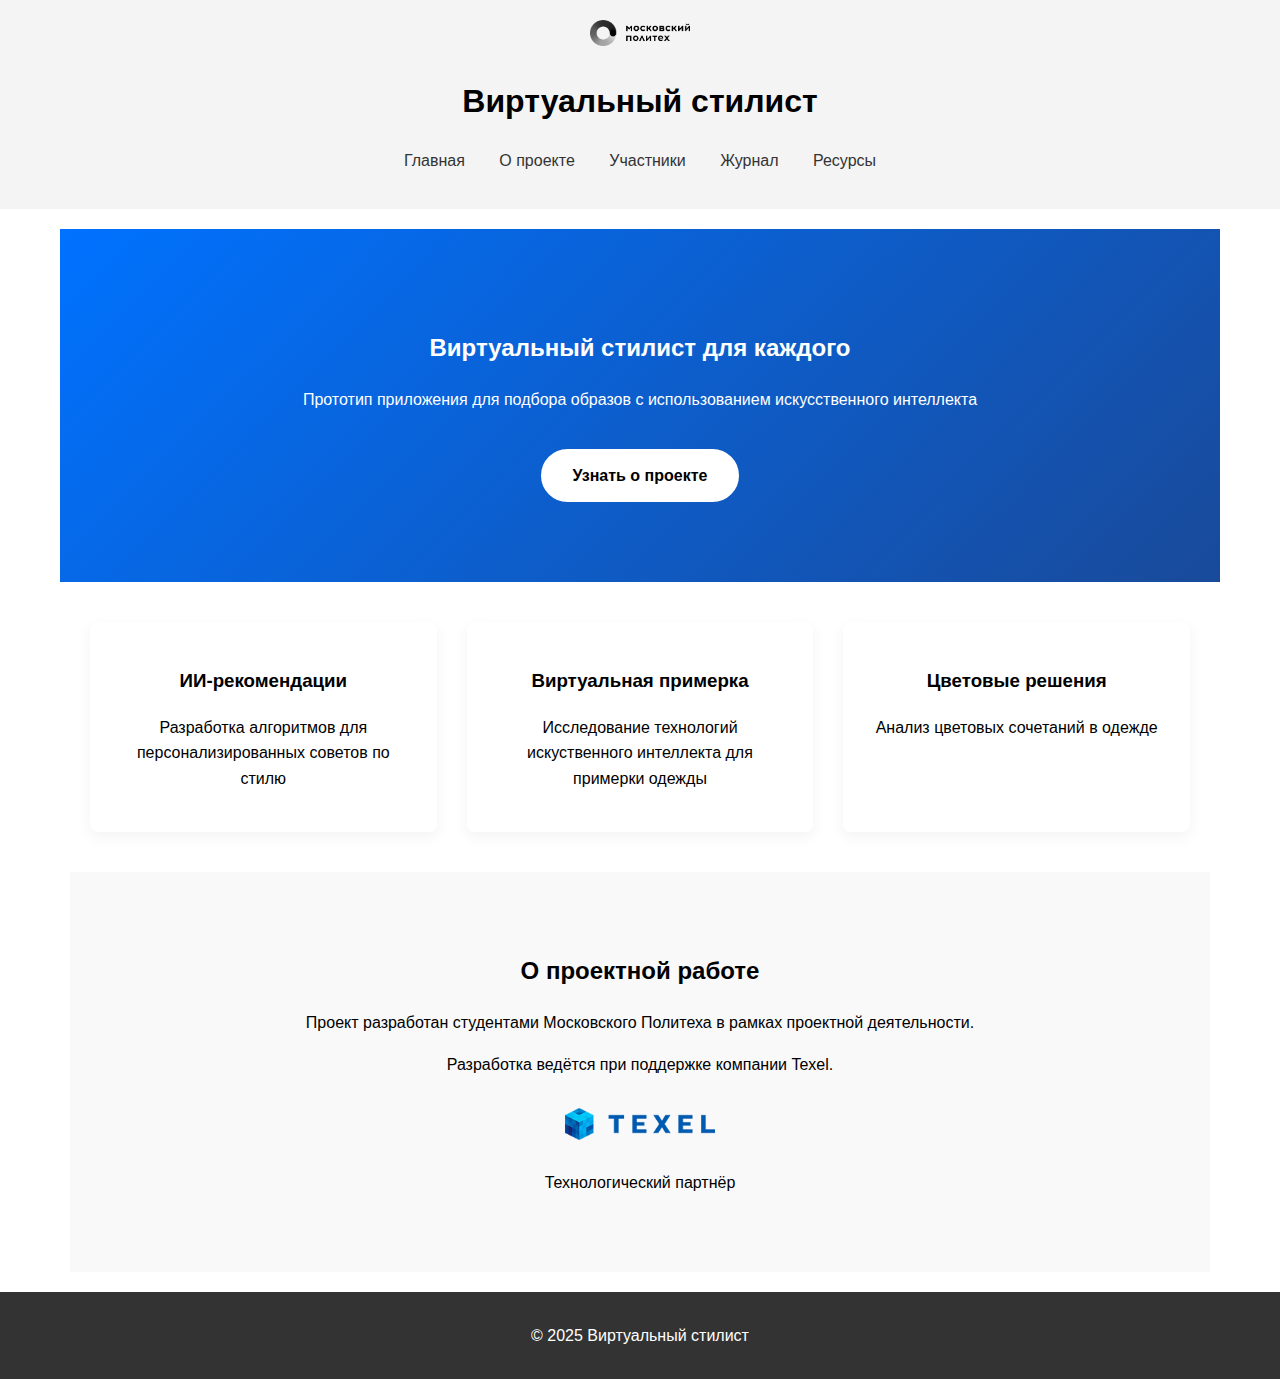
<file: site/index.html>
<!DOCTYPE html>
<html lang="ru">
<head>
    <meta charset="UTF-8">
    <meta name="viewport" content="width=device-width, initial-scale=1.0">
    <title>Главная | Виртуальный стилист</title>
    <link rel="stylesheet" href="css/style.css">
    <style>
        .hero {
            background: linear-gradient(135deg, #0072ff 0%, #194a9a 100%);
            color: white;
            padding: 80px 20px;
            text-align: center;
            margin-bottom: 40px;
        }
        .features {
            display: grid;
            grid-template-columns: repeat(auto-fit, minmax(300px, 1fr));
            gap: 30px;
            max-width: 1100px;
            margin: 0 auto;
            padding: 0 20px;
        }
        .feature-card {
            background: white;
            border-radius: 8px;
            padding: 25px;
            box-shadow: 0 5px 15px rgba(0,0,0,0.05);
            transition: transform 0.3s ease;
        }
        .feature-card:hover {
            transform: translateY(-10px);
        }
        .project-info {
            text-align: center;
            padding: 60px 20px;
            background-color: #f9f9f9;
            margin-top: 40px;
            max-width: 1100px;
            margin-left: auto;
            margin-right: auto;
        }
        .btn {
            display: inline-block;
            background: white;
            color: #000;
            padding: 12px 30px;
            border-radius: 50px;
            text-decoration: none;
            font-weight: bold;
            margin-top: 20px;
            transition: all 0.3s ease;
            border: 2px solid white;
        }
        .btn:hover {
            background: transparent;
            color: white;
            transform: translateY(-3px);
            box-shadow: 0 10px 20px rgba(0,0,0,0.1);
        }
        .partner-logo {
            max-width: 150px;
            margin: 30px auto;
            display: block;
        }
    </style>
</head>
<body>
    <header>
        <img src="images/logo.png" alt="Логотип" width="100">
        <h1>Виртуальный стилист</h1>
        <nav>
            <a href="index.html">Главная</a>
            <a href="about.html">О проекте</a>
            <a href="team.html">Участники</a>
            <a href="journal.html">Журнал</a>
            <a href="resources.html">Ресурсы</a>
        </nav>
    </header>

    <main>
        <section class="hero">
            <h2>Виртуальный стилист для каждого</h2>
            <p>Прототип приложения для подбора образов с использованием искусственного интеллекта</p>
            <a href="about.html" class="btn">Узнать о проекте</a>
        </section>

        <section id="features">
            <div class="features">
                <div class="feature-card">
                    <h3>ИИ-рекомендации</h3>
                    <p>Разработка алгоритмов для персонализированных советов по стилю</p>
                </div>
                <div class="feature-card">
                    <h3>Виртуальная примерка</h3>
                    <p>Исследование технологий искуственного интеллекта для примерки одежды</p>
                </div>
                <div class="feature-card">
                    <h3>Цветовые решения</h3>
                    <p>Анализ цветовых сочетаний в одежде</p>
                </div>
            </div>
        </section>

        <section class="project-info">
            <h2>О проектной работе</h2>
            <p>Проект разработан студентами Московского Политеха в рамках проектной деятельности.</p>
            <p>Разработка ведётся при поддержке компании Texel.</p>
            <div>
                <img src="images/texel-logo.png" alt="Логотип Texel" class="partner-logo">
                <p>Технологический партнёр</p>
            </div>
        </section>
    </main>

    <footer>
        <p>© 2025 Виртуальный стилист</a></p>
    </footer>
</body>
</html>
</file>
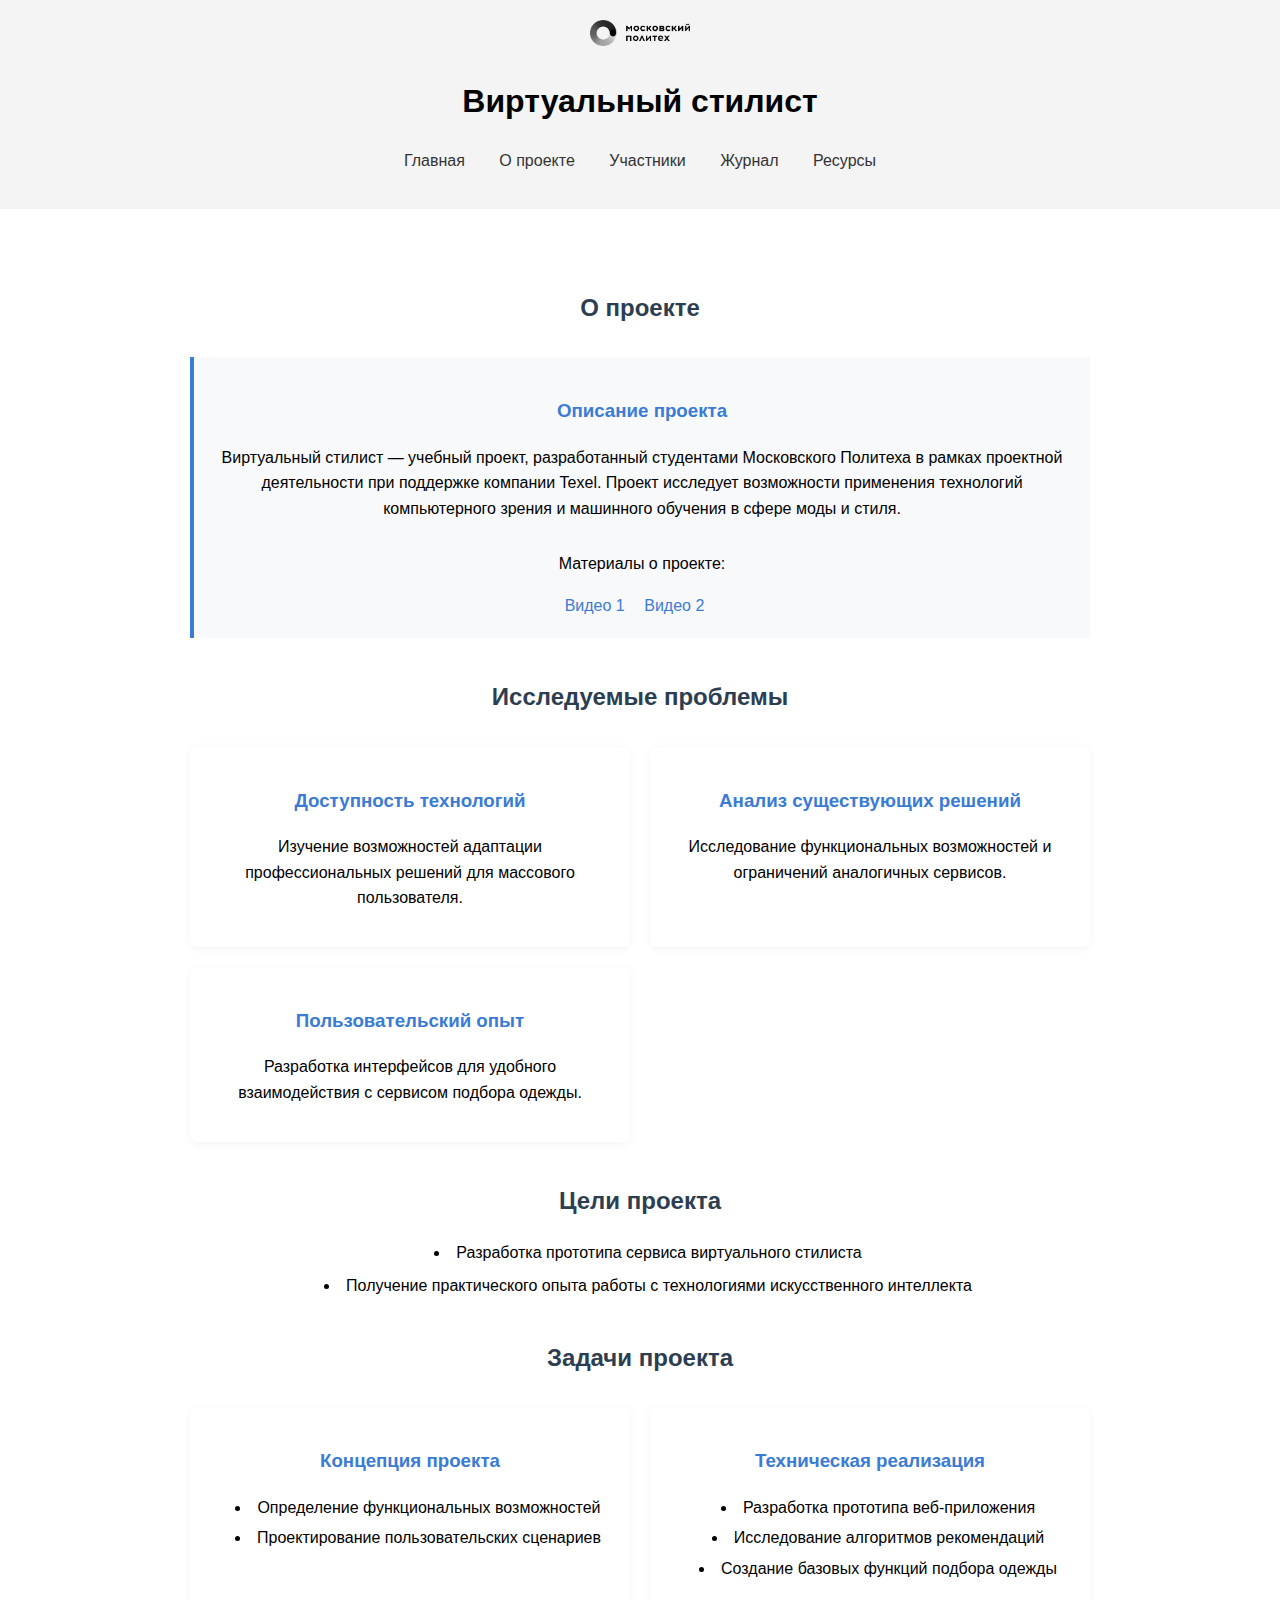
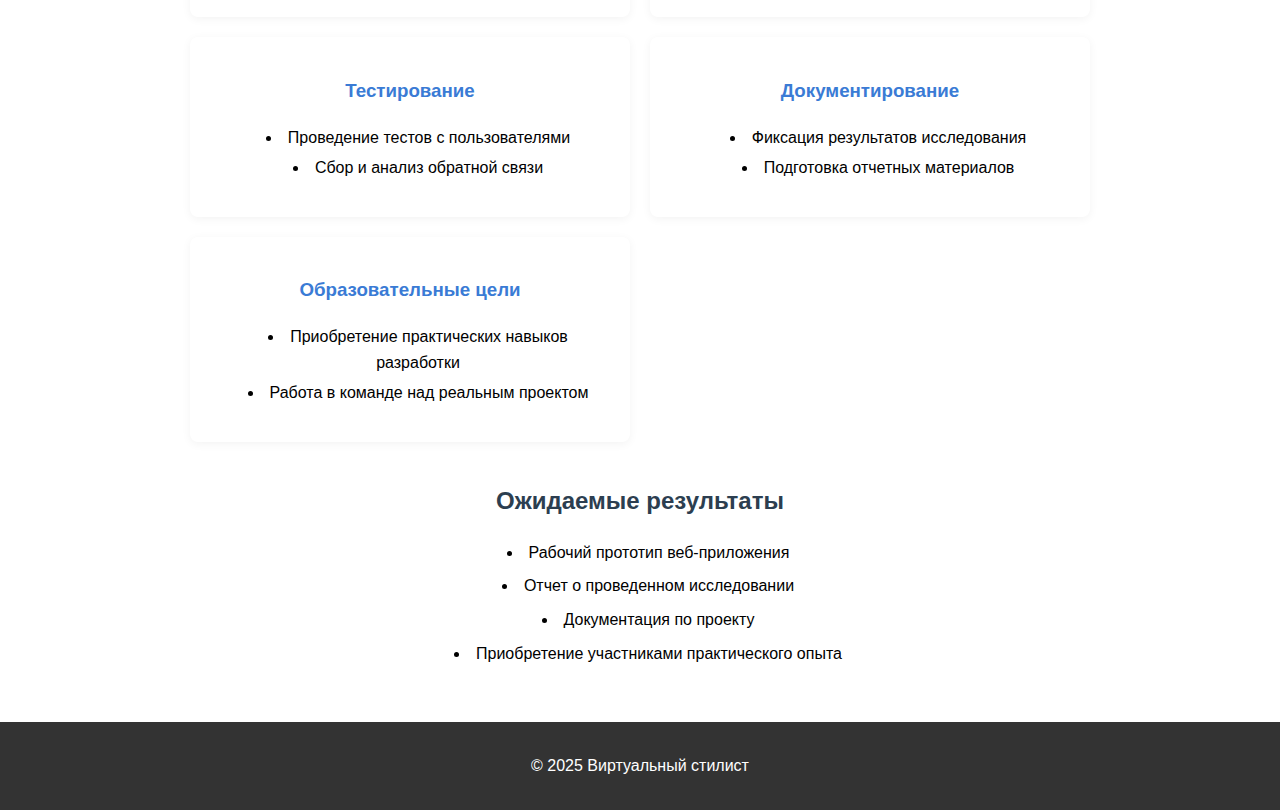
<file: site/about.html>
<!DOCTYPE html>
<html lang="ru">
<head>
    <meta charset="UTF-8">
    <meta name="viewport" content="width=device-width, initial-scale=1.0">
    <title>О проекте | Виртуальный стилист</title>
    <link rel="stylesheet" href="css/style.css">
    <style>
        .about-section {
            max-width: 900px;
            margin: 0 auto;
            padding: 20px;
        }
        .highlight-box {
            background-color: #f8f9fa;
            border-left: 4px solid #3a7bd5;
            padding: 20px;
            margin: 30px 0;
        }
        .feature-list {
            display: grid;
            grid-template-columns: repeat(auto-fit, minmax(300px, 1fr));
            gap: 20px;
            margin: 30px 0;
        }
        .feature-card {
            background: white;
            border-radius: 8px;
            padding: 20px;
            box-shadow: 0 2px 10px rgba(0,0,0,0.05);
        }
        .video-links {
            margin-top: 30px;
        }
        .video-links a {
            display: inline-block;
            margin-right: 15px;
            color: #3a7bd5;
            text-decoration: none;
            font-weight: 500;
        }
        h2 {
            color: #2c3e50;
            margin-top: 40px;
        }
        h3 {
            color: #3a7bd5;
        }
        ul.goals-list, ul.results-list {
            padding-left: 1em;
        }
        ul.goals-list li, ul.results-list li {
            list-style-position: inside;
            padding-left: 0;
            margin-bottom: 0.5em;
        }
        .feature-card ul {
            padding-left: 1em;
        }
        .feature-card li {
            list-style-position: inside;
            padding-left: 0;
            margin-bottom: 0.3em;
        }
    </style>
</head>
<body>
    <header>
        <img src="images/logo.png" alt="Логотип" width="100">
        <h1>Виртуальный стилист</h1>
        <nav>
            <a href="index.html">Главная</a>
            <a href="about.html">О проекте</a>
            <a href="team.html">Участники</a>
            <a href="journal.html">Журнал</a>
            <a href="resources.html">Ресурсы</a>
        </nav>
    </header>

    <main>
        <section class="about-section">
            <h2>О проекте</h2>
            
            <div class="highlight-box">
                <h3>Описание проекта</h3>
                <p>Виртуальный стилист — учебный проект, разработанный студентами Московского Политеха в рамках проектной деятельности при поддержке компании Texel. Проект исследует возможности применения технологий компьютерного зрения и машинного обучения в сфере моды и стиля.</p>
                
                <div class="video-links">
                    <p>Материалы о проекте:</p>
                    <a href="https://t.me/texelgraphics/6" target="_blank">Видео 1</a>
                    <a href="https://t.me/texelgraphics/23" target="_blank">Видео 2</a>
                </div>
            </div>

            <h2>Исследуемые проблемы</h2>
            <div class="feature-list">
                <div class="feature-card">
                    <h3>Доступность технологий</h3>
                    <p>Изучение возможностей адаптации профессиональных решений для массового пользователя.</p>
                </div>
                <div class="feature-card">
                    <h3>Анализ существующих решений</h3>
                    <p>Исследование функциональных возможностей и ограничений аналогичных сервисов.</p>
                </div>
                <div class="feature-card">
                    <h3>Пользовательский опыт</h3>
                    <p>Разработка интерфейсов для удобного взаимодействия с сервисом подбора одежды.</p>
                </div>
            </div>

            <h2>Цели проекта</h2>
            <ul class="goals-list">
                <li>Разработка прототипа сервиса виртуального стилиста</li>
                <li>Получение практического опыта работы с технологиями искусственного интеллекта</li>
            </ul>

            <h2>Задачи проекта</h2>
            <div class="feature-list">
                <div class="feature-card">
                    <h3>Концепция проекта</h3>
                    <ul>
                        <li>Определение функциональных возможностей</li>
                        <li>Проектирование пользовательских сценариев</li>
                    </ul>
                </div>
                <div class="feature-card">
                    <h3>Техническая реализация</h3>
                    <ul>
                        <li>Разработка прототипа веб-приложения</li>
                        <li>Исследование алгоритмов рекомендаций</li>
                        <li>Создание базовых функций подбора одежды</li>
                    </ul>
                </div>
                <div class="feature-card">
                    <h3>Тестирование</h3>
                    <ul>
                        <li>Проведение тестов с пользователями</li>
                        <li>Сбор и анализ обратной связи</li>
                    </ul>
                </div>
                <div class="feature-card">
                    <h3>Документирование</h3>
                    <ul>
                        <li>Фиксация результатов исследования</li>
                        <li>Подготовка отчетных материалов</li>
                    </ul>
                </div>
                <div class="feature-card">
                    <h3>Образовательные цели</h3>
                    <ul>
                        <li>Приобретение практических навыков разработки</li>
                        <li>Работа в команде над реальным проектом</li>
                    </ul>
                </div>
            </div>

            <h2>Ожидаемые результаты</h2>
            <ul class="results-list">
                <li>Рабочий прототип веб-приложения</li>
                <li>Отчет о проведенном исследовании</li>
                <li>Документация по проекту</li>
                <li>Приобретение участниками практического опыта</li>
            </ul>
        </section>
    </main>

    <footer>
        <p>© 2025 Виртуальный стилист</a></p>
    </footer>
</body>
</html>
</file>
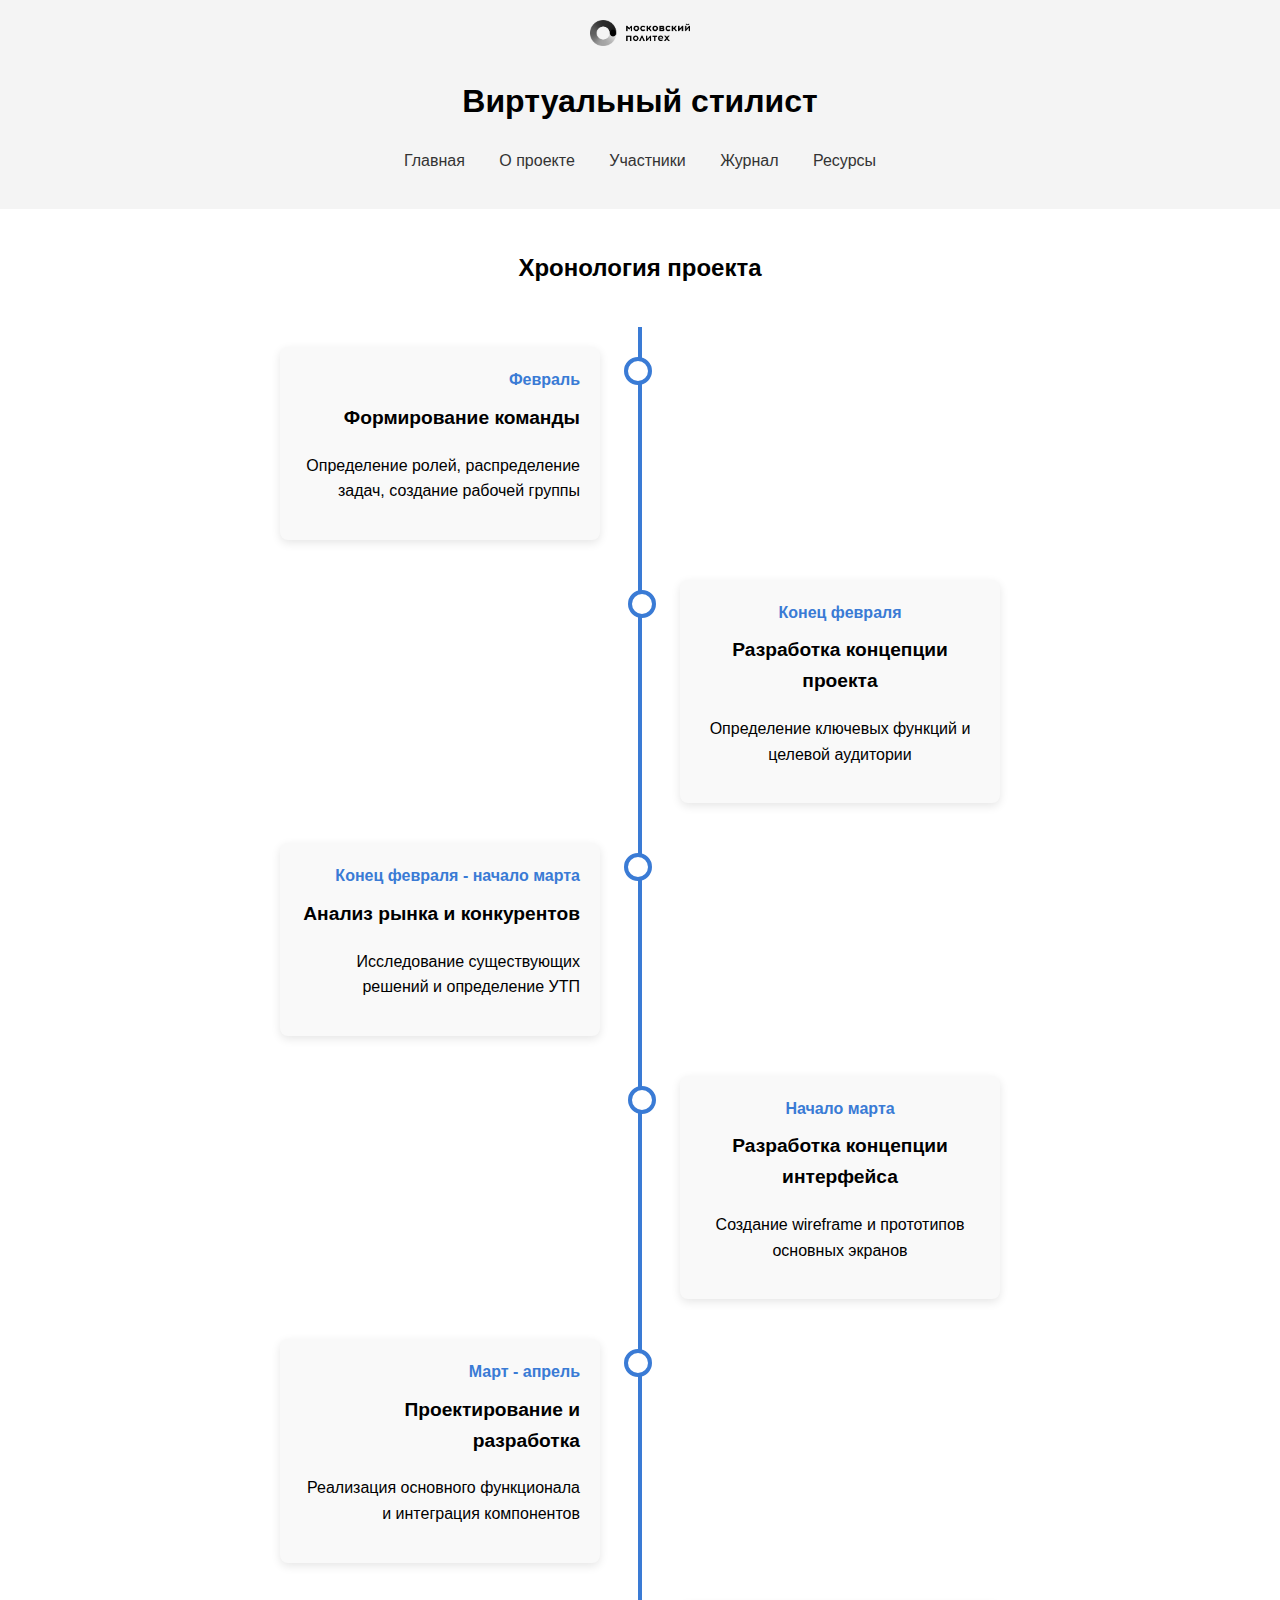
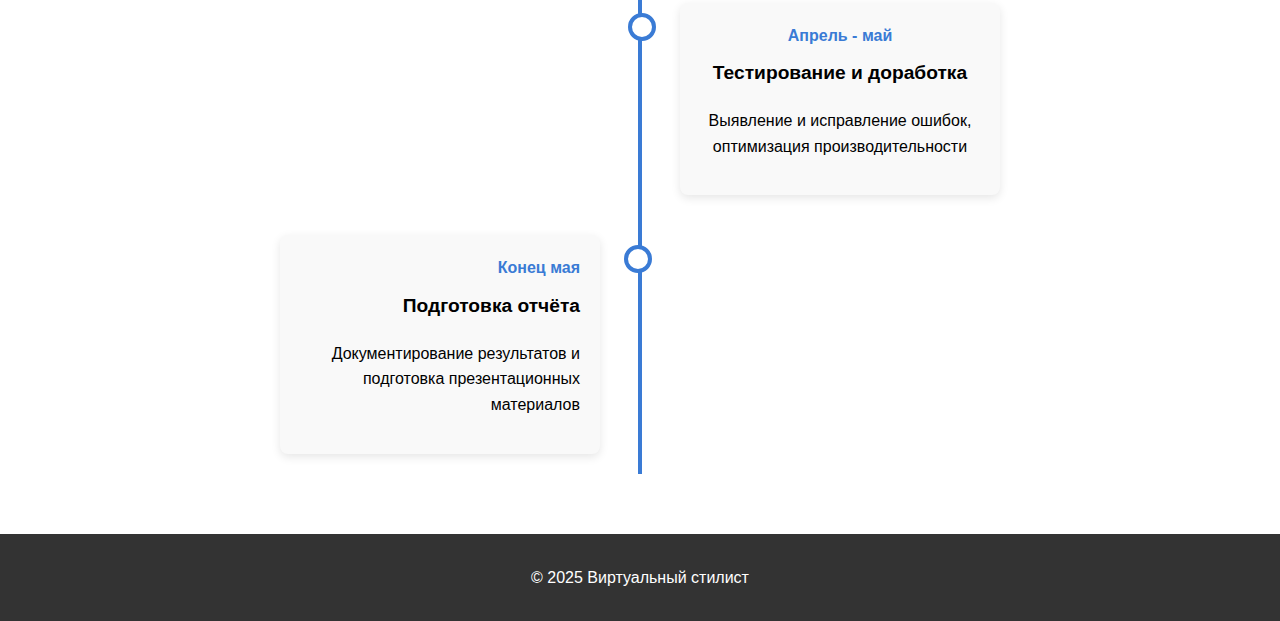
<file: site/journal.html>
<!DOCTYPE html>
<html lang="ru">
<head>
    <meta charset="UTF-8">
    <meta name="viewport" content="width=device-width, initial-scale=1.0">
    <title>Журнал проекта | Виртуальный стилист</title>
    <link rel="stylesheet" href="css/style.css">
    <style>
        .timeline {
            position: relative;
            max-width: 800px;
            margin: 40px auto;
            padding: 0 20px;
        }
        .timeline::before {
            content: '';
            position: absolute;
            width: 4px;
            background: #3a7bd5;
            top: 0;
            bottom: 0;
            left: 50%;
            margin-left: -2px;
        }
        .timeline-item {
            padding: 20px 40px;
            position: relative;
            width: 50%;
            box-sizing: border-box;
        }
        .timeline-item:nth-child(odd) {
            left: 0;
            text-align: right;
        }
        .timeline-item:nth-child(even) {
            left: 50%;
        }
        .timeline-content {
            padding: 20px;
            background: #f9f9f9;
            border-radius: 8px;
            box-shadow: 0 3px 10px rgba(0,0,0,0.1);
        }
        .timeline-date {
            font-weight: bold;
            color: #3a7bd5;
            margin-bottom: 10px;
        }
        .timeline-title {
            font-size: 1.2em;
            margin-top: 0;
        }
        .timeline-item::after {
            content: '';
            position: absolute;
            width: 20px;
            height: 20px;
            background: #fff;
            border: 4px solid #3a7bd5;
            border-radius: 50%;
            top: 30px;
        }
        .timeline-item:nth-child(odd)::after {
            right: -12px;
        }
        .timeline-item:nth-child(even)::after {
            left: -12px;
        }
    </style>
</head>
<body>
    <header>
        <img src="images/logo.png" alt="Логотип" width="100">
        <h1>Виртуальный стилист</h1>
        <nav>
            <a href="index.html">Главная</a>
            <a href="about.html">О проекте</a>
            <a href="team.html">Участники</a>
            <a href="journal.html">Журнал</a>
            <a href="resources.html">Ресурсы</a>
        </nav>
    </header>

    <main>
        <section>
            <h2>Хронология проекта</h2>
            
            <div class="timeline">
                <!-- Этап 1 -->
                <div class="timeline-item">
                    <div class="timeline-content">
                        <div class="timeline-date">Февраль</div>
                        <h3 class="timeline-title">Формирование команды</h3>
                        <p>Определение ролей, распределение задач, создание рабочей группы</p>
                    </div>
                </div>
                
                <!-- Этап 2 -->
                <div class="timeline-item">
                    <div class="timeline-content">
                        <div class="timeline-date">Конец февраля</div>
                        <h3 class="timeline-title">Разработка концепции проекта</h3>
                        <p>Определение ключевых функций и целевой аудитории</p>
                    </div>
                </div>
                
                <!-- Этап 3 -->
                <div class="timeline-item">
                    <div class="timeline-content">
                        <div class="timeline-date">Конец февраля - начало марта</div>
                        <h3 class="timeline-title">Анализ рынка и конкурентов</h3>
                        <p>Исследование существующих решений и определение УТП</p>
                    </div>
                </div>
                
                <!-- Этап 4 -->
                <div class="timeline-item">
                    <div class="timeline-content">
                        <div class="timeline-date">Начало марта</div>
                        <h3 class="timeline-title">Разработка концепции интерфейса</h3>
                        <p>Создание wireframe и прототипов основных экранов</p>
                    </div>
                </div>
                
                <!-- Этап 5 -->
                <div class="timeline-item">
                    <div class="timeline-content">
                        <div class="timeline-date">Март - апрель</div>
                        <h3 class="timeline-title">Проектирование и разработка</h3>
                        <p>Реализация основного функционала и интеграция компонентов</p>
                    </div>
                </div>
                
                <!-- Этап 6 -->
                <div class="timeline-item">
                    <div class="timeline-content">
                        <div class="timeline-date">Апрель - май</div>
                        <h3 class="timeline-title">Тестирование и доработка</h3>
                        <p>Выявление и исправление ошибок, оптимизация производительности</p>
                    </div>
                </div>
                
                <!-- Этап 7 -->
                <div class="timeline-item">
                    <div class="timeline-content">
                        <div class="timeline-date">Конец мая</div>
                        <h3 class="timeline-title">Подготовка отчёта</h3>
                        <p>Документирование результатов и подготовка презентационных материалов</p>
                    </div>
                </div>
            </div>
        </section>
    </main>

    <footer>
        <p>© 2025 Виртуальный стилист</p>
    </footer>
</body>
</html>
</file>
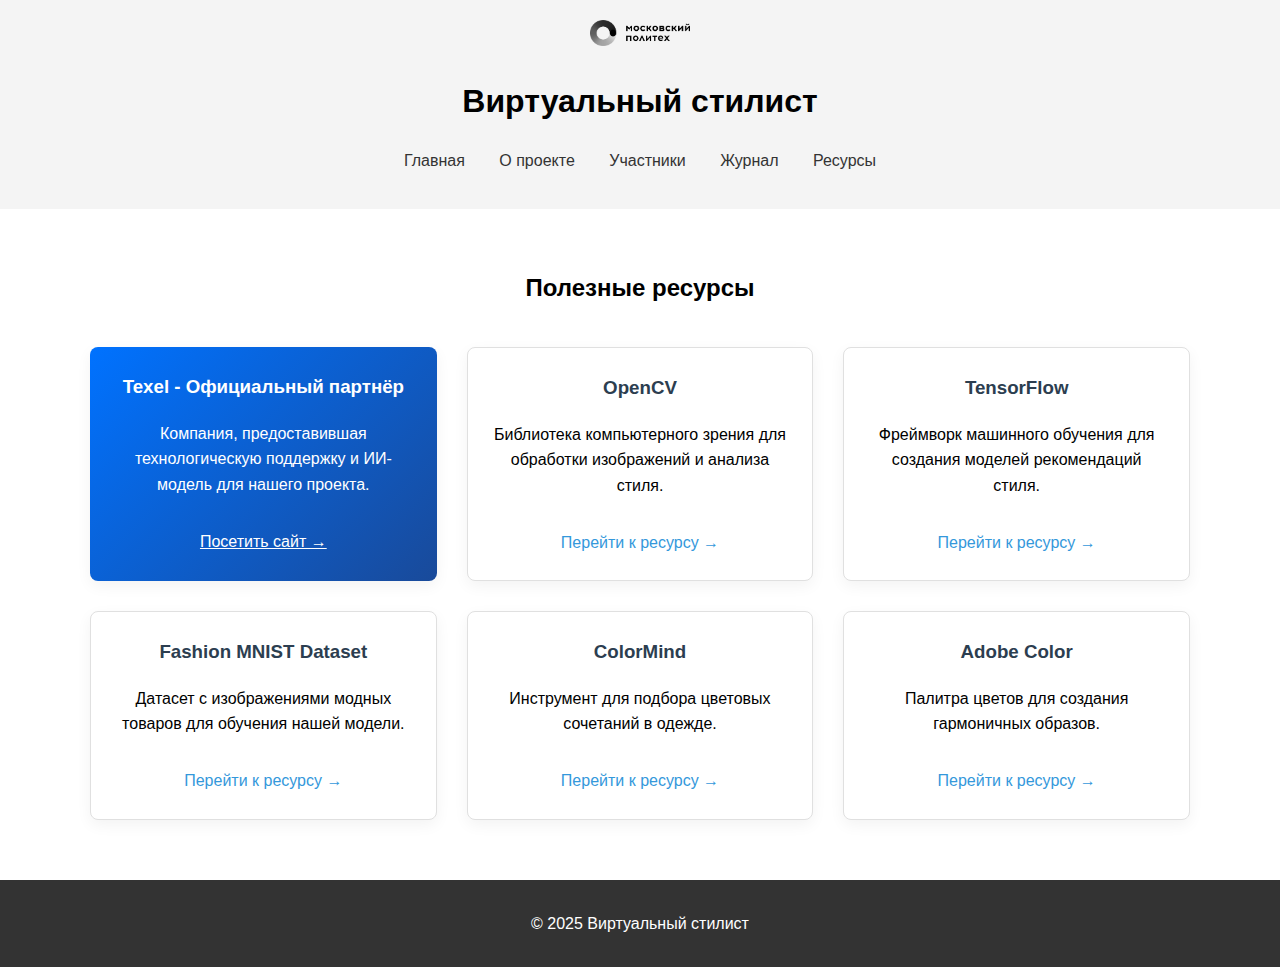
<file: site/resources.html>
<!DOCTYPE html>
<html lang="ru">
<head>
    <meta charset="UTF-8">
    <meta name="viewport" content="width=device-width, initial-scale=1.0">
    <title>Ресурсы | Виртуальный стилист</title>
    <link rel="stylesheet" href="css/style.css">
    <style>
        .resources-section {
            max-width: 1100px;
            margin: 40px auto;
            padding: 0 20px;
        }
        .resources-grid {
            display: grid;
            grid-template-columns: repeat(auto-fill, minmax(300px, 1fr));
            gap: 30px;
            margin: 40px 0;
        }
        .resource-card {
            background: white;
            border-radius: 8px;
            padding: 25px;
            box-shadow: 0 5px 15px rgba(0,0,0,0.05);
            transition: transform 0.3s ease;
            border: 1px solid #e0e0e0;
        }
        .resource-card:hover {
            transform: translateY(-5px);
            box-shadow: 0 10px 25px rgba(0,0,0,0.1);
        }
        .partner-card {
            background: linear-gradient(135deg, #0072ff 0%, #194a9a 100%);
            color: white;
            border: none;
        }
        .resource-card h3 {
            margin-top: 0;
            color: #2c3e50;
        }
        .partner-card h3 {
            color: white;
        }
        .resource-link {
            display: inline-block;
            margin-top: 15px;
            color: #3498db;
            text-decoration: none;
            font-weight: 500;
            transition: color 0.3s ease;
        }
        .partner-card .resource-link {
            color: white;
            text-decoration: underline;
        }
        .resource-link:hover {
            color: #1a6fb3;
        }
    </style>
</head>
<body>
    <header>
        <img src="images/logo.png" alt="Логотип" width="100">
        <h1>Виртуальный стилист</h1>
        <nav>
            <a href="index.html">Главная</a>
            <a href="about.html">О проекте</a>
            <a href="team.html">Участники</a>
            <a href="journal.html">Журнал</a>
            <a href="resources.html">Ресурсы</a>
        </nav>
    </header>

    <main>
        <section class="resources-section">
            <h2>Полезные ресурсы</h2>
            
            <div class="resources-grid">
                <!-- Карточка партнера -->
                <div class="resource-card partner-card">
                    <h3>Texel - Официальный партнёр</h3>
                    <p>Компания, предоставившая технологическую поддержку и ИИ-модель для нашего проекта.</p>
                    <a href="https://texel.ru" target="_blank" class="resource-link">Посетить сайт →</a>
                </div>

                <!-- Технические ресурсы -->
                <div class="resource-card">
                    <h3>OpenCV</h3>
                    <p>Библиотека компьютерного зрения для обработки изображений и анализа стиля.</p>
                    <a href="https://opencv.org" target="_blank" class="resource-link">Перейти к ресурсу →</a>
                </div>

                <div class="resource-card">
                    <h3>TensorFlow</h3>
                    <p>Фреймворк машинного обучения для создания моделей рекомендаций стиля.</p>
                    <a href="https://www.tensorflow.org" target="_blank" class="resource-link">Перейти к ресурсу →</a>
                </div>

                <!-- Образовательные материалы -->
                <div class="resource-card">
                    <h3>Fashion MNIST Dataset</h3>
                    <p>Датасет с изображениями модных товаров для обучения нашей модели.</p>
                    <a href="https://github.com/zalandoresearch/fashion-mnist" target="_blank" class="resource-link">Перейти к ресурсу →</a>
                </div>

                <div class="resource-card">
                    <h3>ColorMind</h3>
                    <p>Инструмент для подбора цветовых сочетаний в одежде.</p>
                    <a href="http://colormind.io" target="_blank" class="resource-link">Перейти к ресурсу →</a>
                </div>

                <div class="resource-card">
                    <h3>Adobe Color</h3>
                    <p>Палитра цветов для создания гармоничных образов.</p>
                    <a href="https://color.adobe.com" target="_blank" class="resource-link">Перейти к ресурсу →</a>
                </div>
            </div>
        </section>
    </main>

    <footer>
        <p>© 2025 Виртуальный стилист</a></p>
    </footer>
</body>
</html>
</file>
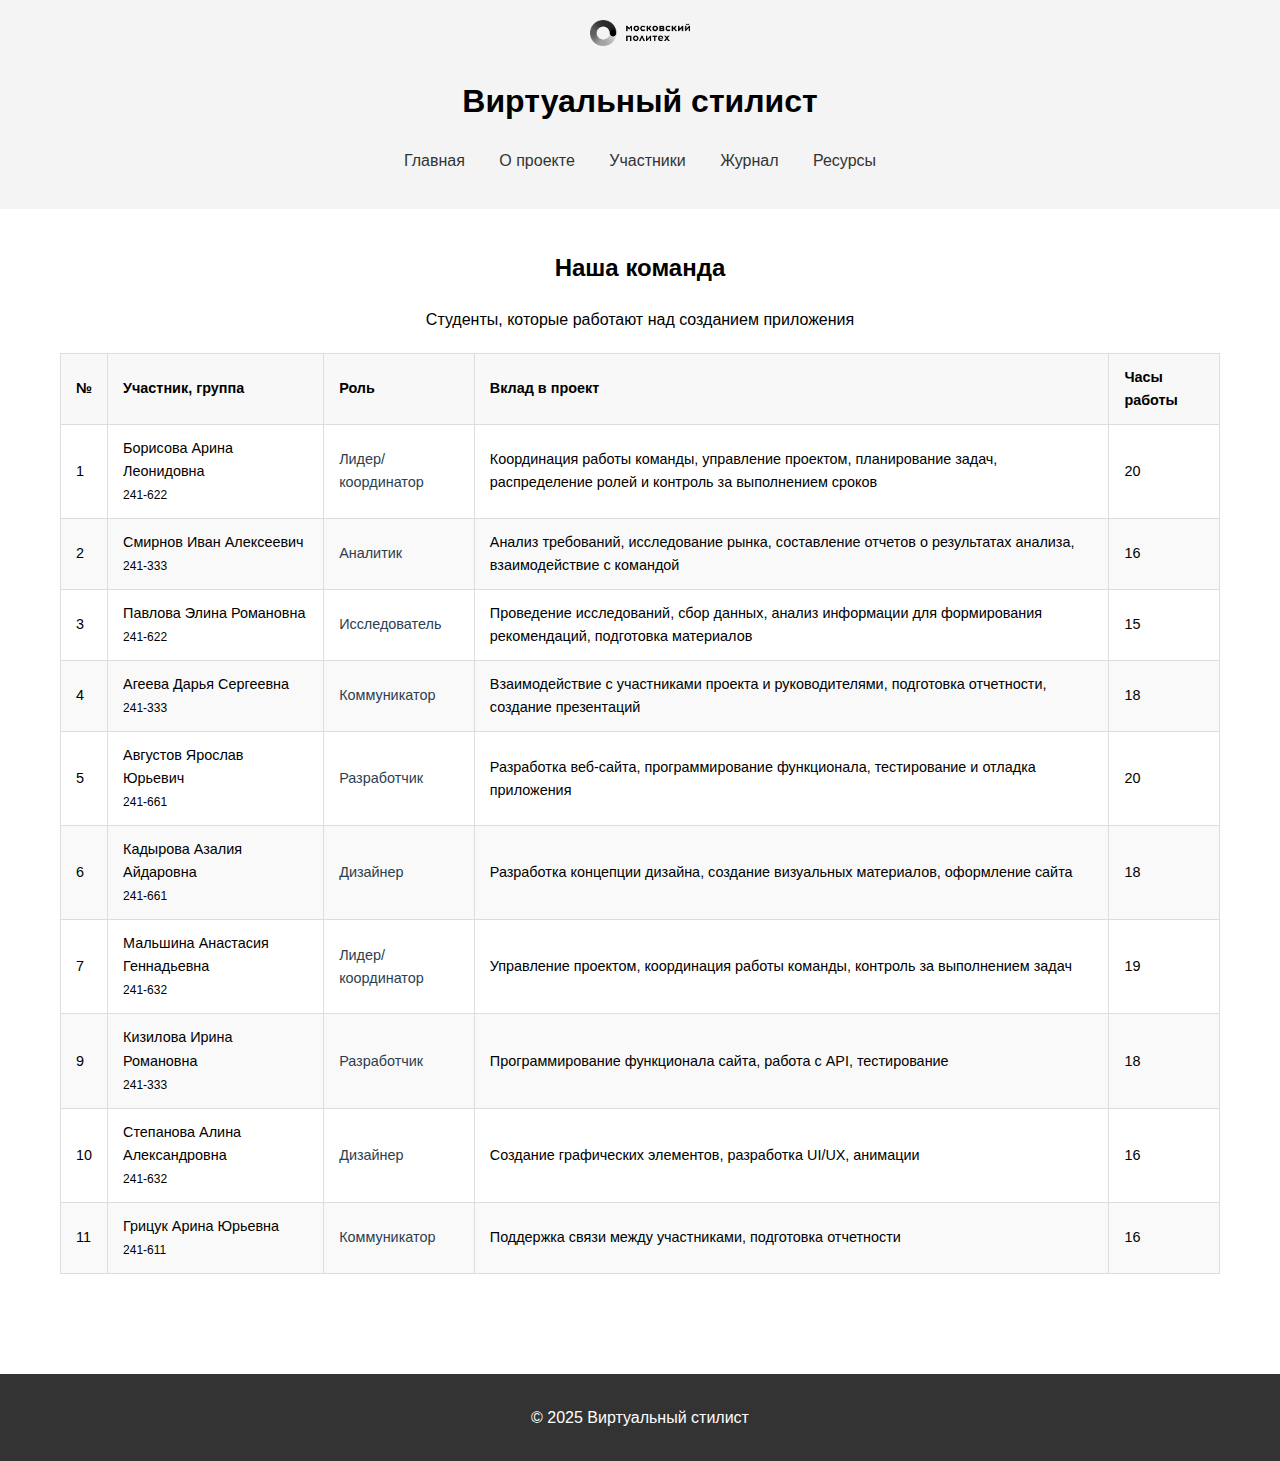
<file: site/team.html>
<!DOCTYPE html>
<html lang="ru">
<head>
    <meta charset="UTF-8">
    <meta name="viewport" content="width=device-width, initial-scale=1.0">
    <title>Участники | Виртуальный стилист</title>
    <link rel="stylesheet" href="css/style.css">
    <style>
        /* Основные стили таблицы */
        table {
            width: 100%;
            border-collapse: collapse;
            margin: 20px 0 60px; /* Добавлен отступ снизу 60px */
            font-size: 0.9em;
        }
        th, td {
            border: 1px solid #ddd;
            padding: 12px 15px;
            text-align: left;
        }
        th {
            background-color: #f8f8f8;
            font-weight: bold;
        }
        tr:nth-child(even) {
            background-color: #f9f9f9;
        }
        tr:hover {
            background-color: #f1f1f1;
        }
        .role {
            font-weight: 500;
            color: #2c3e50;
        }

        /* Дополнительные отступы */
        main {
            padding-bottom: 40px; /* Запас для футера */
            min-height: calc(100vh - 200px); /* Минимальная высота контента */
        }
    </style>
</head>
<body>
    <header>
        <img src="images/logo.png" alt="Логотип" width="100">
        <h1>Виртуальный стилист</h1>
        <nav>
            <a href="index.html">Главная</a>
            <a href="about.html">О проекте</a>
            <a href="team.html">Участники</a>
            <a href="journal.html">Журнал</a>
            <a href="resources.html">Ресурсы</a>
        </nav>
    </header>

    <main>
        <section>
            <h2>Наша команда</h2>
            <p>Студенты, которые работают над созданием приложения</p>
            
            <table>
                 <thead>
                    <tr>
                        <th>№</th>
                        <th>Участник, группа</th>
                        <th>Роль</th>
                        <th>Вклад в проект</th>
                        <th>Часы работы</th>
                    </tr>
                </thead>
                <tbody>
                    <tr>
                        <td>1</td>
                        <td>Борисова Арина Леонидовна<br><small>241-622</small></td>
                        <td><span class="role">Лидер/координатор</span></td>
                        <td>Координация работы команды, управление проектом, планирование задач, распределение ролей и контроль за выполнением сроков</td>
                        <td>20</td>
                    </tr>
                    <tr>
                        <td>2</td>
                        <td>Смирнов Иван Алексеевич<br><small>241-333</small></td>
                        <td><span class="role">Аналитик</span></td>
                        <td>Анализ требований, исследование рынка, составление отчетов о результатах анализа, взаимодействие с командой</td>
                        <td>16</td>
                    </tr>
                    <tr>
                        <td>3</td>
                        <td>Павлова Элина Романовна<br><small>241-622</small></td>
                        <td><span class="role">Исследователь</span></td>
                        <td>Проведение исследований, сбор данных, анализ информации для формирования рекомендаций, подготовка материалов</td>
                        <td>15</td>
                    </tr>
                    <tr>
                        <td>4</td>
                        <td>Агеева Дарья Сергеевна<br><small>241-333</small></td>
                        <td><span class="role">Коммуникатор</span></td>
                        <td>Взаимодействие с участниками проекта и руководителями, подготовка отчетности, создание презентаций</td>
                        <td>18</td>
                    </tr>
                    <tr>
                        <td>5</td>
                        <td>Августов Ярослав Юрьевич<br><small>241-661</small></td>
                        <td><span class="role">Разработчик</span></td>
                        <td>Разработка веб-сайта, программирование функционала, тестирование и отладка приложения</td>
                        <td>20</td>
                    </tr>
                    <tr>
                        <td>6</td>
                        <td>Кадырова Азалия Айдаровна<br><small>241-661</small></td>
                        <td><span class="role">Дизайнер</span></td>
                        <td>Разработка концепции дизайна, создание визуальных материалов, оформление сайта</td>
                        <td>18</td>
                    </tr>
                    <tr>
                        <td>7</td>
                        <td>Мальшина Анастасия Геннадьевна<br><small>241-632</small></td>
                        <td><span class="role">Лидер/координатор</span></td>
                        <td>Управление проектом, координация работы команды, контроль за выполнением задач</td>
                        <td>19</td>
                    </tr>
                    <tr>
                        <td>9</td>
                        <td>Кизилова Ирина Романовна<br><small>241-333</small></td>
                        <td><span class="role">Разработчик</span></td>
                        <td>Программирование функционала сайта, работа с API, тестирование</td>
                        <td>18</td>
                    </tr>
                    <tr>
                        <td>10</td>
                        <td>Степанова Алина Александровна<br><small>241-632</small></td>
                        <td><span class="role">Дизайнер</span></td>
                        <td>Создание графических элементов, разработка UI/UX, анимации</td>
                        <td>16</td>
                    </tr>
                    <tr>
                        <td>11</td>
                        <td>Грицук Арина Юрьевна<br><small>241-611</small></td>
                        <td><span class="role">Коммуникатор</span></td>
                        <td>Поддержка связи между участниками, подготовка отчетности</td>
                        <td>16</td>
                    </tr>
                </tbody>

            </table>
        </section>
    </main>

    <footer>
        <p>© 2025 Виртуальный стилист</p>
    </footer>
</body>
</html>
</file>
<file: site/css/style.css>
body {
    font-family: Arial, sans-serif;
    margin: 0 auto;
    padding: 0;
    max-width: 1920px;
    line-height: 1.6;
    display: flex;
    flex-direction: column;
    min-height: 100vh;
}

header, main, footer {
    padding: 20px;
    box-sizing: border-box;
}

header {
    background: #f4f4f4;
    text-align: center;
}

nav {
    margin: 15px 0;
}

nav a {
    margin: 0 15px;
    text-decoration: none;
    color: #333;
    font-weight: 500;
}

main {
    flex: 1;
    width: 100%;
	margin: auto;
	max-width: 1200px;
	text-align: center
}

footer {
    background: #333;
    color: #fff;
    text-align: center;
    padding: 15px;
    margin-top: auto;
}
</file>
